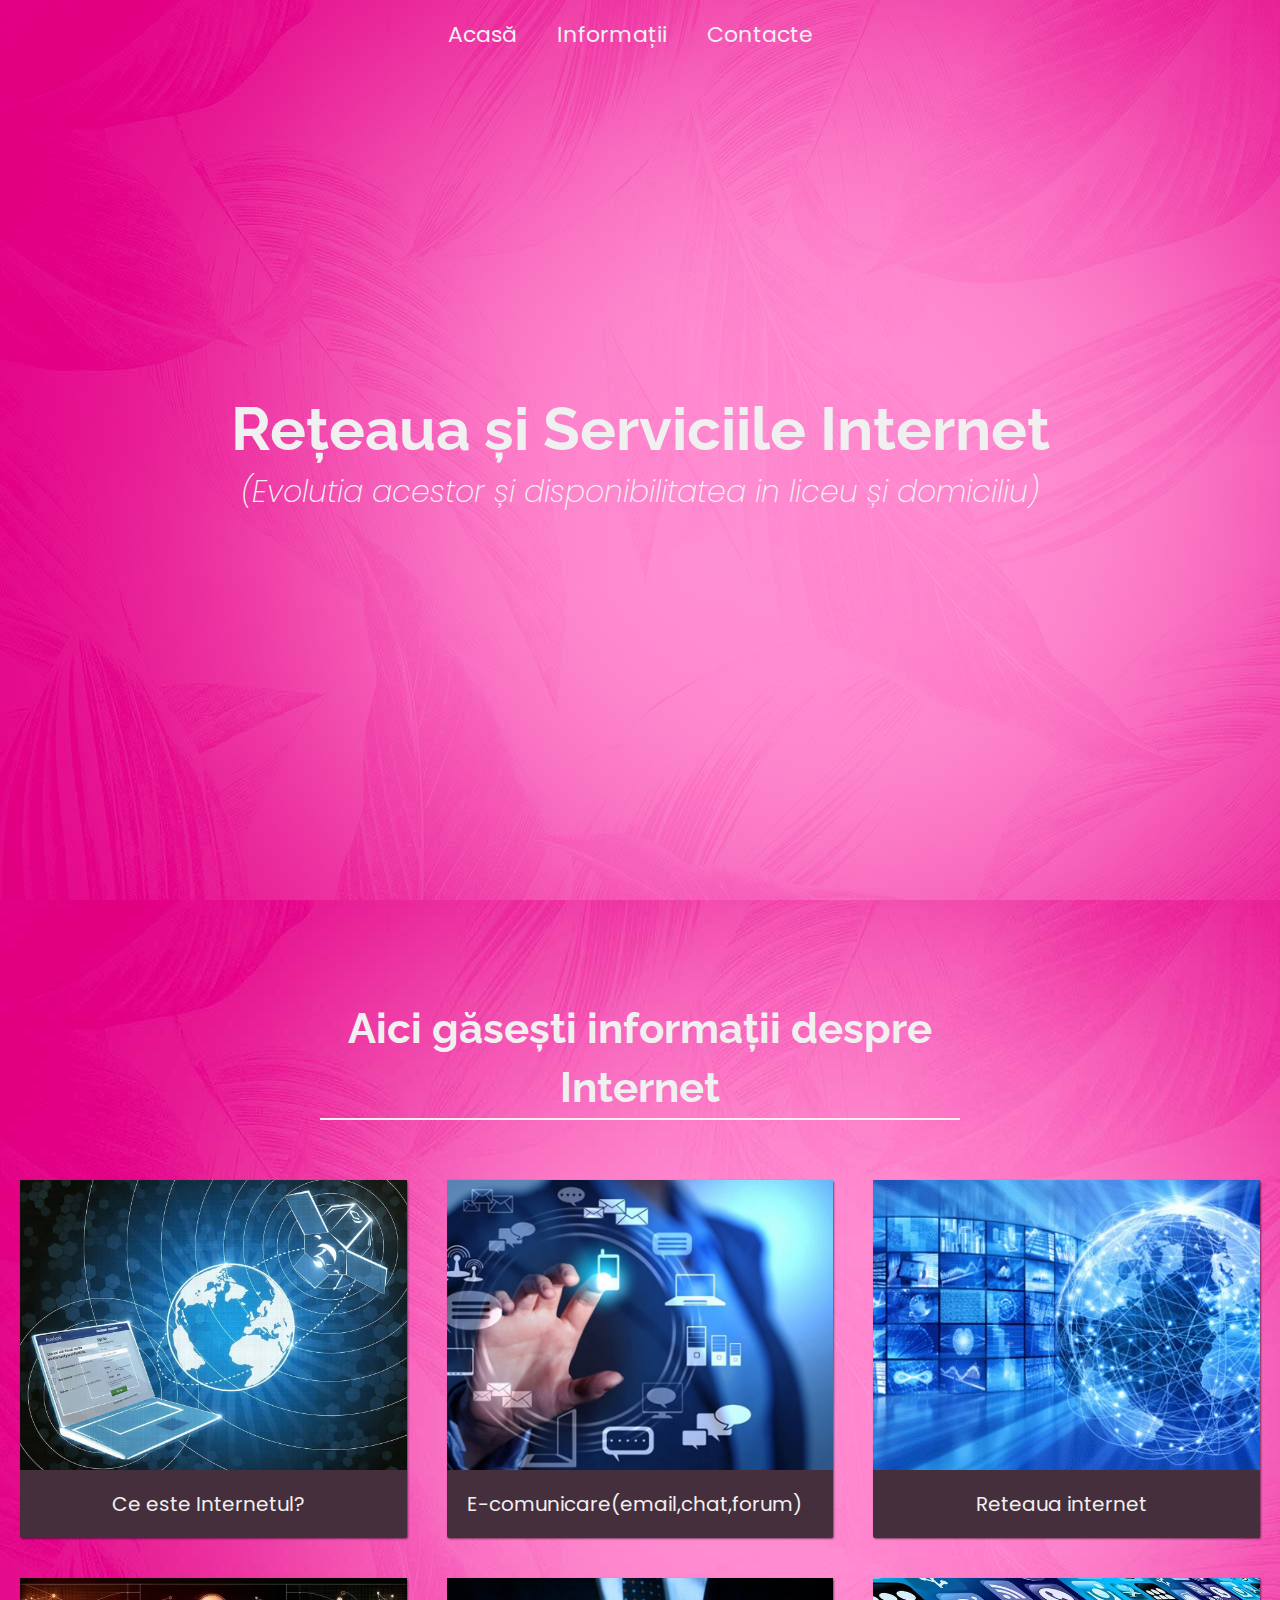
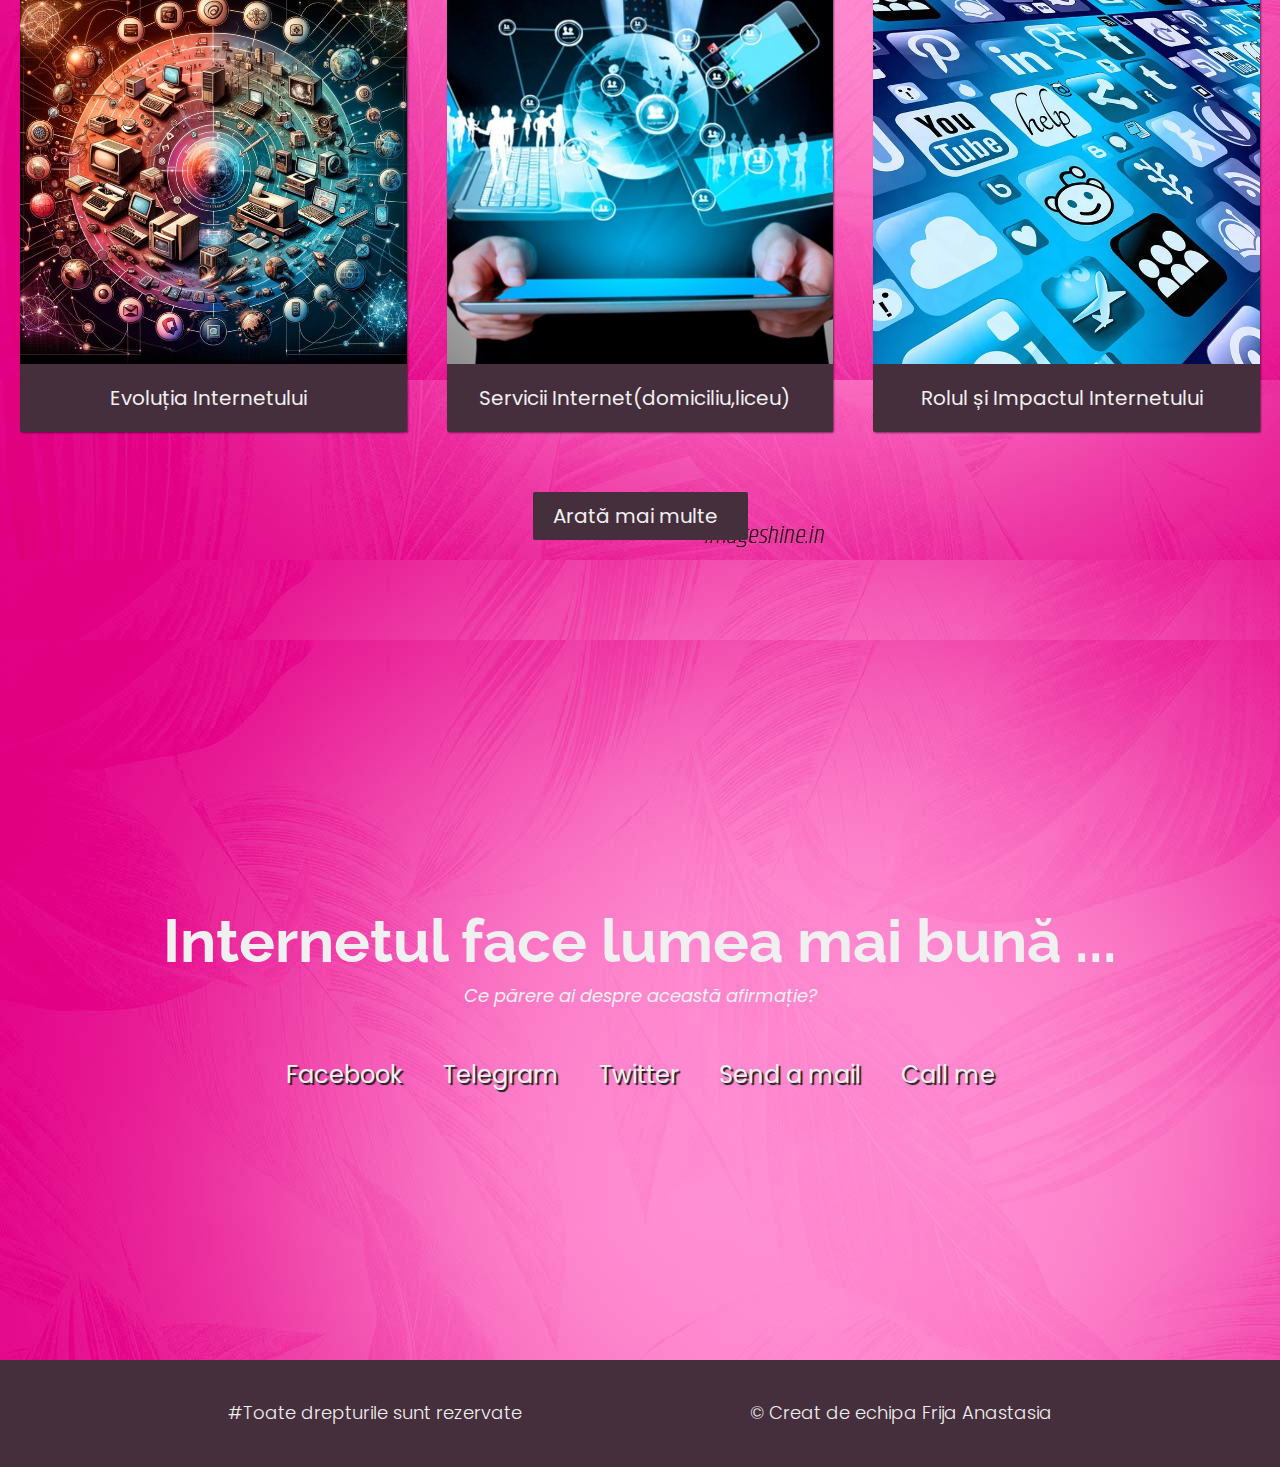
<file: index.html>
<!DOCTYPE html>
<html>
  <head>
    <!-- Legătura către fișierul CSS extern pentru stiluri -->
    <link rel="stylesheet" href="style.css" />
    
    <!-- Legătura către FontAwesome pentru icoane -->
    <link
      rel="stylesheet"
      href="https://use.fontawesome.com/releases/v5.8.2/css/all.css"
      integrity="sha384-oS3vJWv+0UjzBfQzYUhtDYW+Pj2yciDJxpsK1OYPAYjqT085Qq/1cq5FLXAZQ7Ay"
      crossorigin="anonymous"
    />
    
    <!-- Legătura către fonturi Google (Poppins și Raleway) -->
    <link
      href="https://fonts.googleapis.com/css?family=Poppins:200i,300,400&display=swap"
      rel="stylesheet"
    />
    <link
      href="https://fonts.googleapis.com/css?family=Raleway:700&display=swap"
      rel="stylesheet"
    />
    
    <!-- Titlul paginii care apare în tab-ul browserului -->
    <title>Evolutia și Serviciile Internet</title>
    
    <!-- Favicon pentru tab-ul browserului -->
    <link rel="icon" type="image/x-icon" href="faviconf.webp">
  </head>
  <body>
    <!-- START NAV: Meniul de navigare -->
    <nav id="navbar" class="nav">
      <ul class="nav-list">
        <!-- Link către secțiunea "Acasă" -->
        <li>
          <a href="#welcome-section">Acasă</a>
        </li>
        <!-- Link către secțiunea "Informații" -->
        <li>
          <a href="#projects">Informații</a>
        </li>
        <!-- Link către secțiunea "Contacte" -->
        <li>
          <a href="#contact">Contacte</a>
        </li>
      </ul>
    </nav>
    <!-- END NAV -->

    <!-- START WELCOME SECTION: Secțiunea de bun venit -->
    <section id="welcome-section" class="welcome-section">
      <h1>Rețeaua și Serviciile Internet</h1>
      <p>(Evolutia acestor și disponibilitatea in liceu și domiciliu)</p>
    </section>
    <!-- END WELCOME SECTION -->

    <!-- START PROJECTS SECTION: Secțiunea cu proiecte -->
    <section id="projects" class="projects-section">
      <h2 class="projects-section-header">Aici găsești informații despre Internet</h2>

      <div class="projects-grid">
        <!-- Primul proiect despre "Ce este Internetul?" -->
        <a
          href="internet.html"
          target="_blank"
          class="project project-tile"
        >
          <img
            class="project-image"
            src="imagine.jpeg"
            alt="project"
          />
          <p class="project-title">
            <span class="code">&lt;</span>Ce este Internetul?<span class="code">&#47;&gt;</span>
          </p>
        </a>

        <!-- Al doilea proiect despre "E-comunicare" -->
        <a
          href="Comunicare.html"
          target="_blank"
          class="project project-tile"
        >
          <img
            class="project-image"
            src="imagine email2.jpg"
            alt="project"
          />
          <p class="project-title">
            <span class="code">&lt;</span>E-comunicare(email,chat,forum)<span class="code">&#47;&gt;</span>
          </p>
        </a>

        <!-- Al treilea proiect despre "Rețeaua Internet" -->
        <a
          href="reteaua internet.html"
          target="_blank"
          class="project project-tile"
        >
          <img
            class="project-image"
            src="reteaua internet.jpg"
            alt="project"
          />
          <p class="project-title">
            <span class="code">&lt;</span>Reteaua internet<span class="code">&#47;&gt;</span>
          </p>
        </a>

        <!-- Al patrulea proiect despre "Evoluția Internetului" -->
        <a
          href="evolutia internetului.html"
          target="_blank"
          class="project project-tile"
        >
          <img
            class="project-image"
            src="evolution.jpg"
            alt="project"
          />
          <p class="project-title">
            <span class="code">&lt;</span>Evoluția Internetului<span class="code">&#47;&gt;</span>
          </p>
        </a>

        <!-- Al cincilea proiect despre "Servicii Internet" -->
        <a
          href="https://ro.wikipedia.org/wiki/Furnizor_de_servicii_Internet"
          target="_blank"
          class="project project-tile"
        >
          <img
            class="project-image"
            src="servicii internet.jpg"
            alt="project"
          />
          <p class="project-title">
            <span class="code">&lt;</span>Servicii Internet(domiciliu,liceu)<span class="code">&#47;&gt;</span>
          </p>
        </a>

        <!-- Al șaselea proiect despre "Impactul Internetului" -->
        <a
          href="https://www.starnet.md/ro/news/rolul-internetului-in-educatie"
          target="_blank"
          class="project project-tile"
        >
          <img
            class="project-image"
            src="impactu.webp"
            alt="project"
          />
          <p class="project-title">
            <span class="code">&lt;</span>Rolul și Impactul Internetului<span class="code">&#47;&gt;</span>
          </p>
        </a>
      </div>

      <!-- Link pentru a arăta mai multe proiecte -->
      <a
        href="https://tic-grecu.weebly.com/internet.html"
        class="btn btn-show-all"
        target="_blank"
        >Arată mai multe<i class="fas fa-chevron-right"></i></a
      >
    </section>
    <!-- END PROJECTS SECTION -->

    <!-- START CONTACT SECTION: Secțiunea de contact -->
    <section id="contact" class="contact-section">
      <div class="contact-section-header">
        <h2>Internetul face lumea mai bună ...</h2>
        <p>Ce părere ai despre această afirmație?</p>
      </div>

      <!-- Linkuri de contact cu iconițe -->
      <div class="contact-links">
        <a
          href="https://www.facebook.com/anastasia.frija"
          target="_blank"
          class="btn contact-details"
        ><i class="fab fa-facebook-square"></i> Facebook</a>
        <a
          id="profile-link"
          href=""
          target="_blank"
          class="btn contact-details"
        ><i class="fab fa-telegram"></i> Telegram</a>
        <a
          href=""
          target="_blank"
          class="btn contact-details"
        ><i class="fab fa-twitter"></i> Twitter</a>
        <a href="https://mail.google.com/mail/u/0/#sent?compose=CllgCJlFllxtBRBhDcQVsPQHdcscHHqxpNpgljTRZqlqGznQqTNJHWHBqtgFhQZKtPlPgrpSZFg" class="btn contact-details"><i class="fas fa-at"></i> Send a mail</a>
        <a href="tel:555-555-5555" class="btn contact-details"><i class="fas fa-mobile-alt"></i> Call me</a>
      </div>
    </section>
    <!-- END CONTACT SECTION -->

    <!-- START FOOTER SECTION: Secțiunea de footer -->
    <footer>
      <p>
        #Toate drepturile sunt rezervate
      </p>
      <p>
        &copy; Creat de echipa Frija Anastasia
        <a href="https://www.facebook.com/anastasia.frija" target="_blank">
          <i class="fab fa-facebook-square"></i>
        </a>
      </p>
    </footer>
    <!-- END FOOTER SECTION -->
  </body>
</html>
</file>
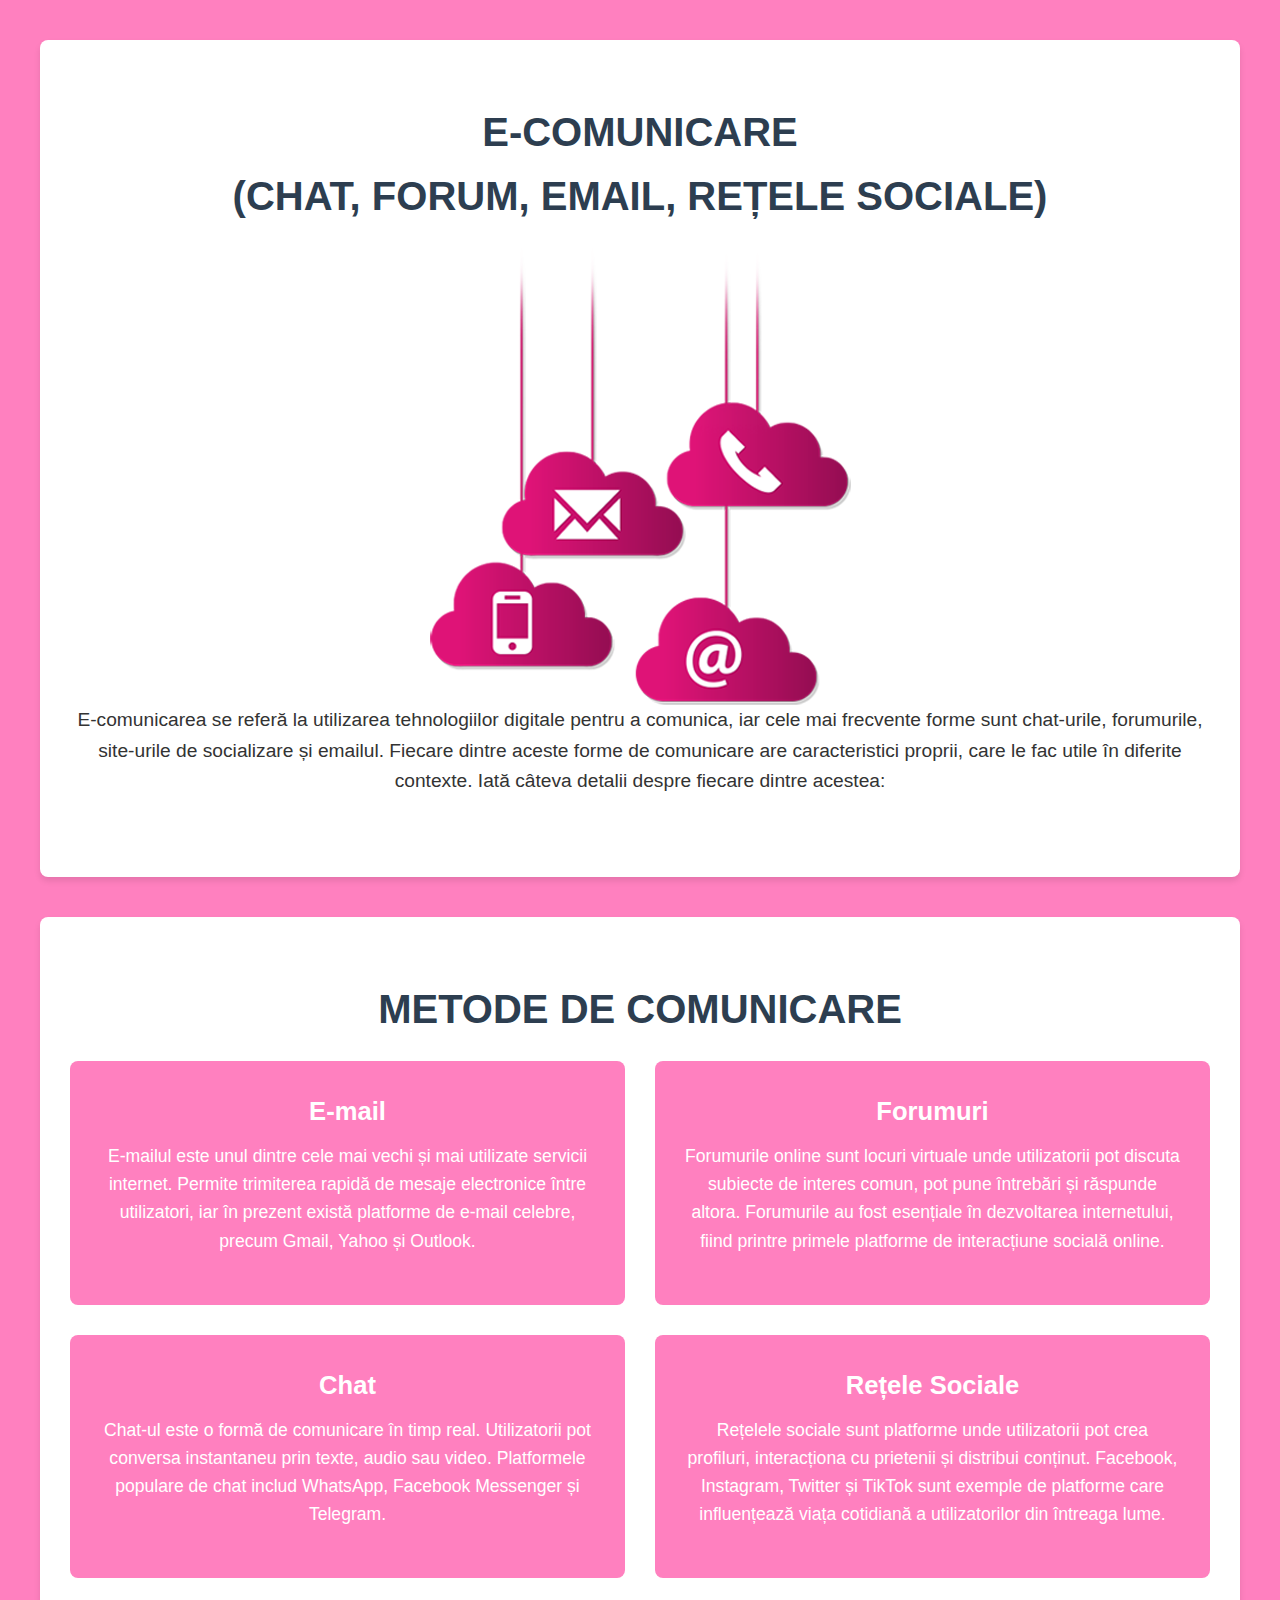
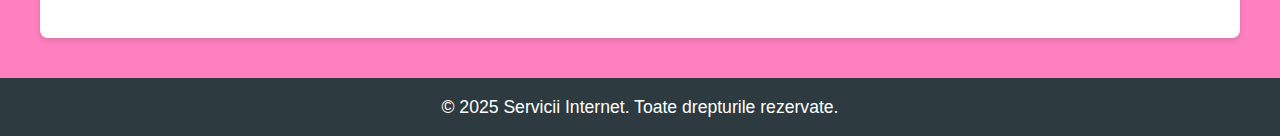
<file: Comunicare.html>
<!DOCTYPE html> <!-- Declarația doctype pentru HTML5 -->
<html lang="en"> <!-- Deschide tag-ul HTML și setează limba la engleză -->

<head>
    <meta charset="UTF-8"> <!-- Setează setul de caractere la UTF-8 (suportă caractere speciale) -->
    <meta name="viewport" content="width=device-width, initial-scale=1.0"> <!-- Permite vizualizarea corectă pe dispozitive mobile -->
    <title>E-Comunicare</title> <!-- Titlul paginii care apare în bara de titlu a browserului -->
    <link rel="stylesheet" href="ecomunicare.css"> <!-- Legătura către fișierul CSS pentru stilizare -->
    <link rel="icon" type="image/x-icon" href="favicon2.avif"> <!-- Setează un favicon (iconița de lângă titlu) -->
</head>

<body> <!-- Deschide corpul paginii -->

    <!-- Secțiunea principală despre rețele și forme de comunicare -->
    <section id="retea">
        <h2>E-Comunicare<br>(chat, forum, email, rețele sociale)</h2> <!-- Titlul secțiunii, cu o linie de separare între cuvinte -->
        
        <img src="contact us.png" alt="Rețea Internet" class="dynamic-img"> <!-- Imaginea care reprezintă rețeaua de comunicare -->
        <p>E-comunicarea se referă la utilizarea tehnologiilor digitale pentru a comunica, iar cele mai frecvente forme
            sunt chat-urile, forumurile, site-urile de socializare și emailul. Fiecare dintre aceste forme de comunicare
            are caracteristici proprii, care le fac utile în diferite contexte. Iată câteva detalii despre fiecare
            dintre acestea:
        </p>
    </section>

    <!-- Secțiunea despre metodele de comunicare, cu o grilă de servicii -->
    <section id="servicii">
        <h2>Metode de Comunicare</h2> <!-- Titlul secțiunii despre metodele de comunicare -->
        <div class="service-grid"> <!-- Containerul pentru grila de servicii -->
            <!-- Fiecare card de serviciu este o diviziune separată -->
            <div class="service"> <!-- Card pentru E-mail -->
                <h3>E-mail</h3> <!-- Titlul serviciului (E-mail) -->
                <p>
                    E-mailul este unul dintre cele mai vechi și mai utilizate servicii internet. Permite trimiterea
                    rapidă de mesaje electronice între utilizatori, iar în prezent există platforme de e-mail celebre,
                    precum Gmail, Yahoo și Outlook.
                </p>
            </div>
            <div class="service"> <!-- Card pentru Forumuri -->
                <h3>Forumuri</h3> <!-- Titlul serviciului (Forumuri) -->
                <p>
                    Forumurile online sunt locuri virtuale unde utilizatorii pot discuta subiecte de interes comun, pot
                    pune întrebări și răspunde altora. Forumurile au fost esențiale în dezvoltarea internetului, fiind
                    printre primele platforme de interacțiune socială online.
                </p>
            </div>
            <div class="service"> <!-- Card pentru Chat -->
                <h3>Chat</h3> <!-- Titlul serviciului (Chat) -->
                <p>
                    Chat-ul este o formă de comunicare în timp real. Utilizatorii pot conversa instantaneu prin texte,
                    audio sau video. Platformele populare de chat includ WhatsApp, Facebook Messenger și Telegram.
                </p>
            </div>
            <div class="service"> <!-- Card pentru Rețele Sociale -->
                <h3>Rețele Sociale</h3> <!-- Titlul serviciului (Rețele Sociale) -->
                <p>
                    Rețelele sociale sunt platforme unde utilizatorii pot crea profiluri, interacționa cu prietenii și
                    distribui conținut. Facebook, Instagram, Twitter și TikTok sunt exemple de platforme care
                    influențează viața cotidiană a utilizatorilor din întreaga lume.
                </p>
            </div>
        </div>
    </section>

    <!-- Footer-ul paginii cu informații despre copyright -->
    <footer>
        <p>
            &copy; 2025 Servicii Internet. Toate drepturile rezervate. <!-- Informații de copyright -->
        </p>
    </footer>

</body> <!-- Închide corpul paginii -->
</html> <!-- Închide documentul HTML -->
</file>
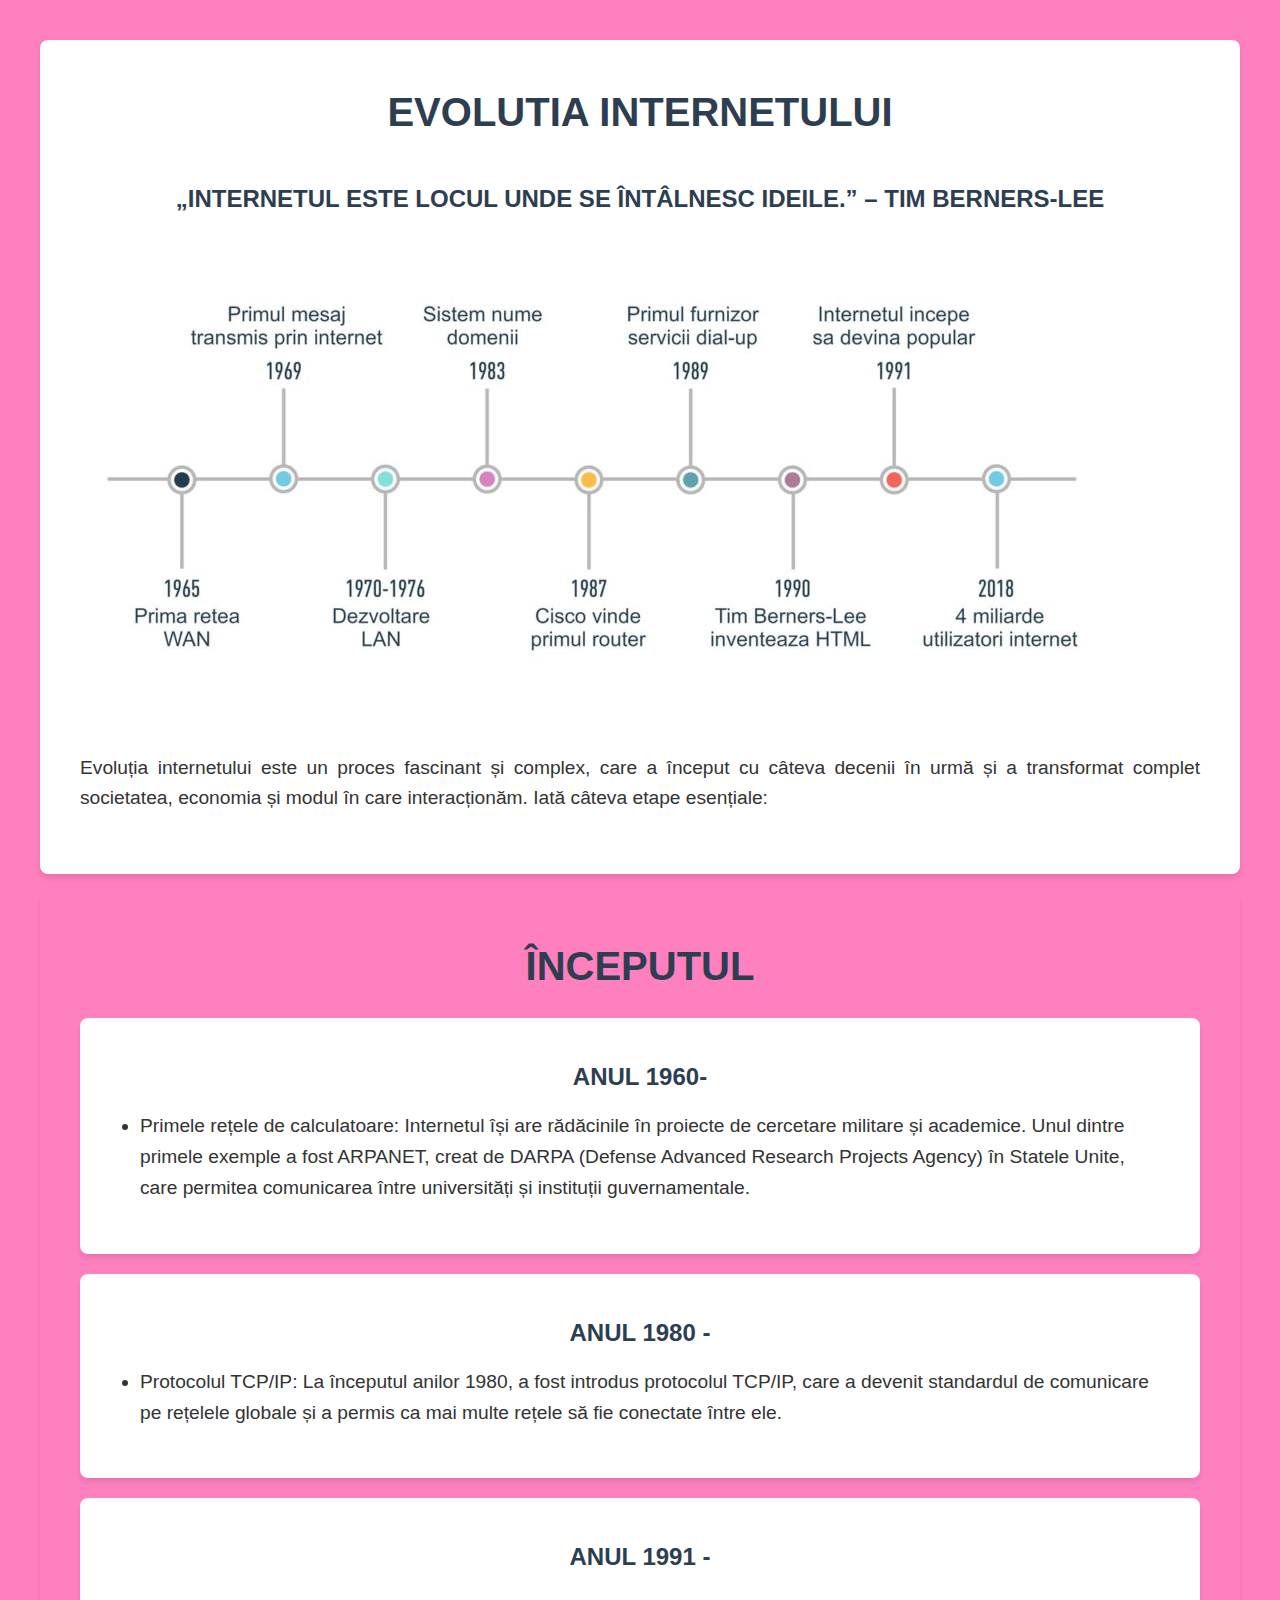
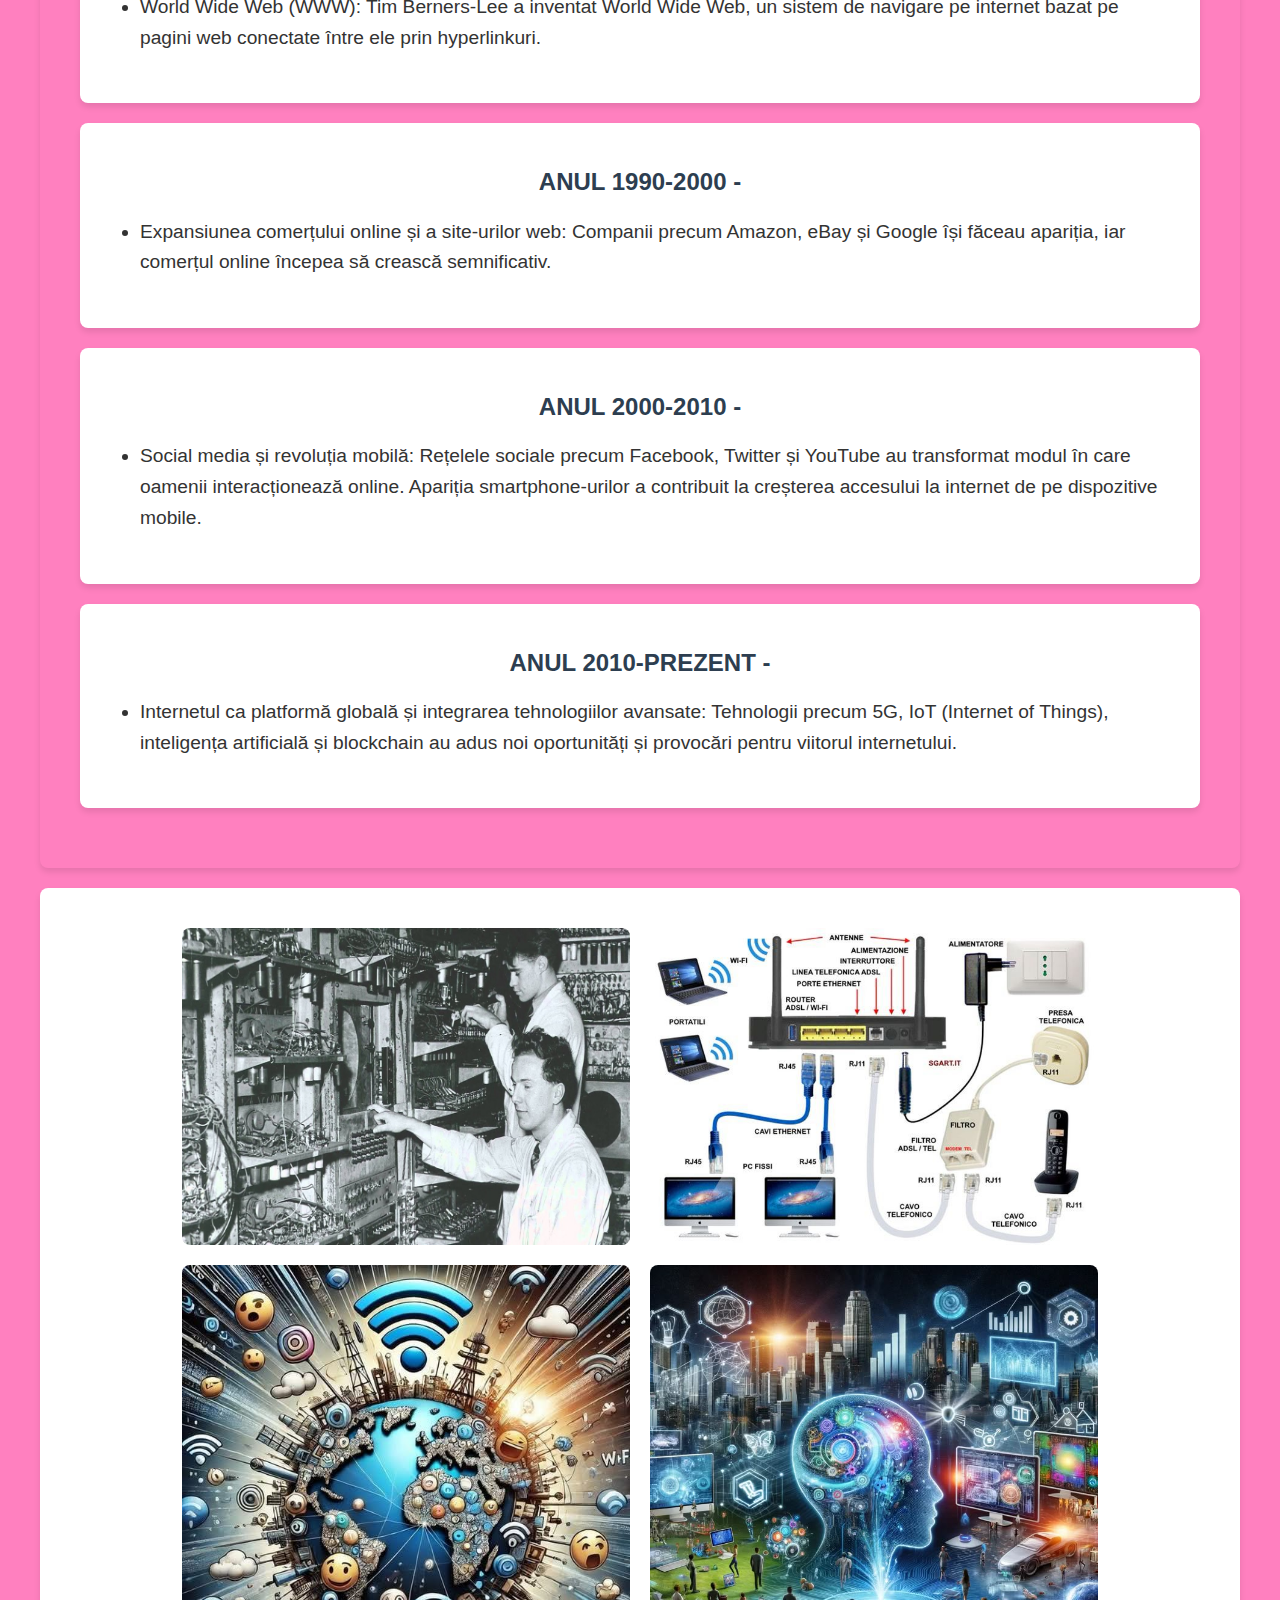
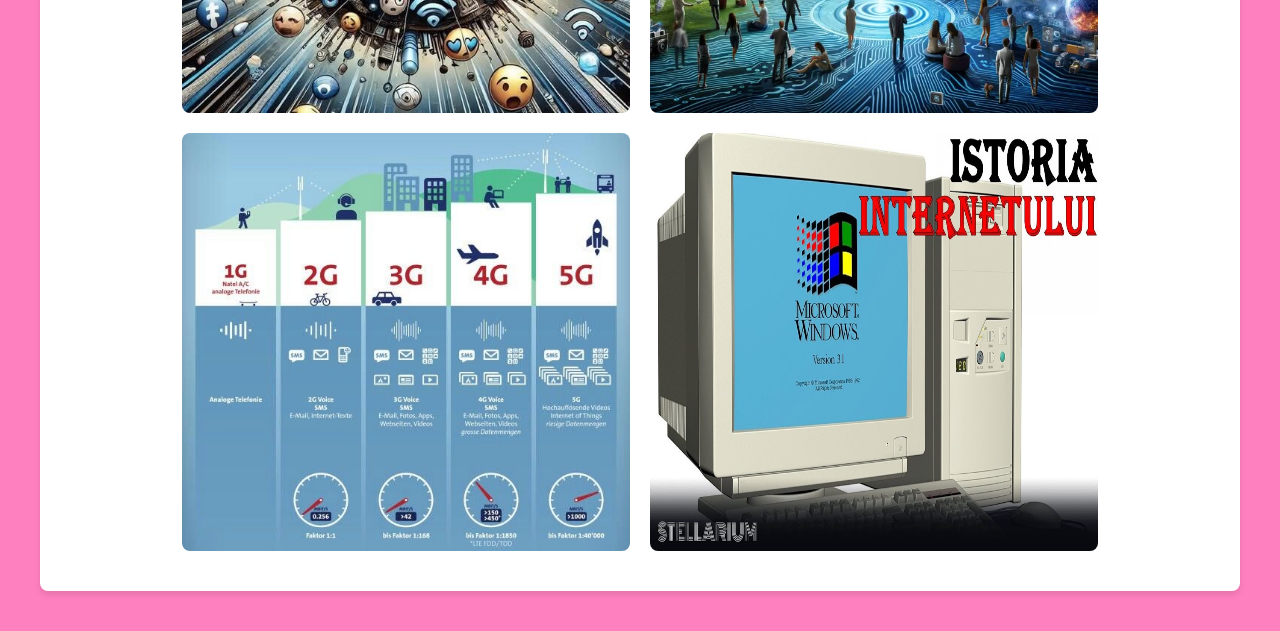
<file: evolutia internetului.html>
<!DOCTYPE html>
<html lang="en">

<head>
    <meta charset="UTF-8">
    <meta name="viewport" content="width=device-width, initial-scale=1.0">
    <title>Evolutia Internetului</title>
    <link rel="stylesheet" href="evolutia internetului.css">
    <link rel="icon" type="image/x-icon" href="favicon2.avif">
</head>

<body>

    <div id="content">
        <section id="retea">
            <h1>Evolutia Internetului</h1><br>
            <h3>„Internetul este locul unde se întâlnesc ideile.” – Tim Berners-Lee</h3>

            
                <!-- Imagine principală centrată și mai mare -->
                <div class="main-img-container">
                    <img src="evol internet.jpg" alt="Rețea Internet" class="main-img">
                </div>
        
            <p>Evoluția internetului este un proces fascinant și complex, care a început cu câteva decenii în urmă și a transformat complet societatea, economia și modul în care interacționăm. Iată câteva etape esențiale:</p>
        </section>

        <section id="evolutie">
            <h1>Începutul</h1>
            <section id="tribute-info">
                <h3 id="headline"><strong>Anul 1960-</strong></h3>
                <ul>
                    <li>Primele rețele de calculatoare: Internetul își are rădăcinile în proiecte de cercetare militare și academice. Unul dintre primele exemple a fost ARPANET, creat de DARPA (Defense Advanced Research Projects Agency) în Statele Unite, care permitea comunicarea între universități și instituții guvernamentale.</li>
                </ul>
            </section>

            <section>
                <h3><strong>Anul 1980 -</strong></h3>
                <ul>
                    <li>Protocolul TCP/IP: La începutul anilor 1980, a fost introdus protocolul TCP/IP, care a devenit standardul de comunicare pe rețelele globale și a permis ca mai multe rețele să fie conectate între ele.</li>
                </ul>
            </section>

            <section>
                <h3><strong>Anul 1991 -</strong></h3>
                <ul>
                    <li>World Wide Web (WWW): Tim Berners-Lee a inventat World Wide Web, un sistem de navigare pe internet bazat pe pagini web conectate între ele prin hyperlinkuri.</li>
                </ul>
            </section>

            <section>
                <h3><strong>Anul 1990-2000 -</strong></h3>
                <ul>
                    <li>Expansiunea comerțului online și a site-urilor web: Companii precum Amazon, eBay și Google își făceau apariția, iar comerțul online începea să crească semnificativ.</li>
                </ul>
            </section>

            <section>
                <h3><strong>Anul 2000-2010 -</strong></h3>
                <ul>
                    <li>Social media și revoluția mobilă: Rețelele sociale precum Facebook, Twitter și YouTube au transformat modul în care oamenii interacționează online. Apariția smartphone-urilor a contribuit la creșterea accesului la internet de pe dispozitive mobile.</li>
                </ul>
            </section>

            <section>
                <h3><strong>Anul 2010-prezent -</strong></h3>
                <ul>
                    <li>Internetul ca platformă globală și integrarea tehnologiilor avansate: Tehnologii precum 5G, IoT (Internet of Things), inteligența artificială și blockchain au adus noi oportunități și provocări pentru viitorul internetului.</li>
                </ul>
            </section>
        </section>

           
<section id="retea">
            <div class="container">
              
    
           
                <img src="evol intern.jpg" alt="evo" class="dynamic-img">
                <img src="routers.jpg" alt="evo" class="dynamic-img">
               <img src="evol2.jpg" alt="evo" class="dynamic-img">
               <img src="evol3.jpg" alt="evo" class="dynamic-img">
               <img src="5G.jpg" alt="evo" class="dynamic-img">
                 <img src="ist.internet.jpg" alt="evo" class="dynamic-img">
            </div>
        </section>
    </div>
    
</body>

</html>
</file>
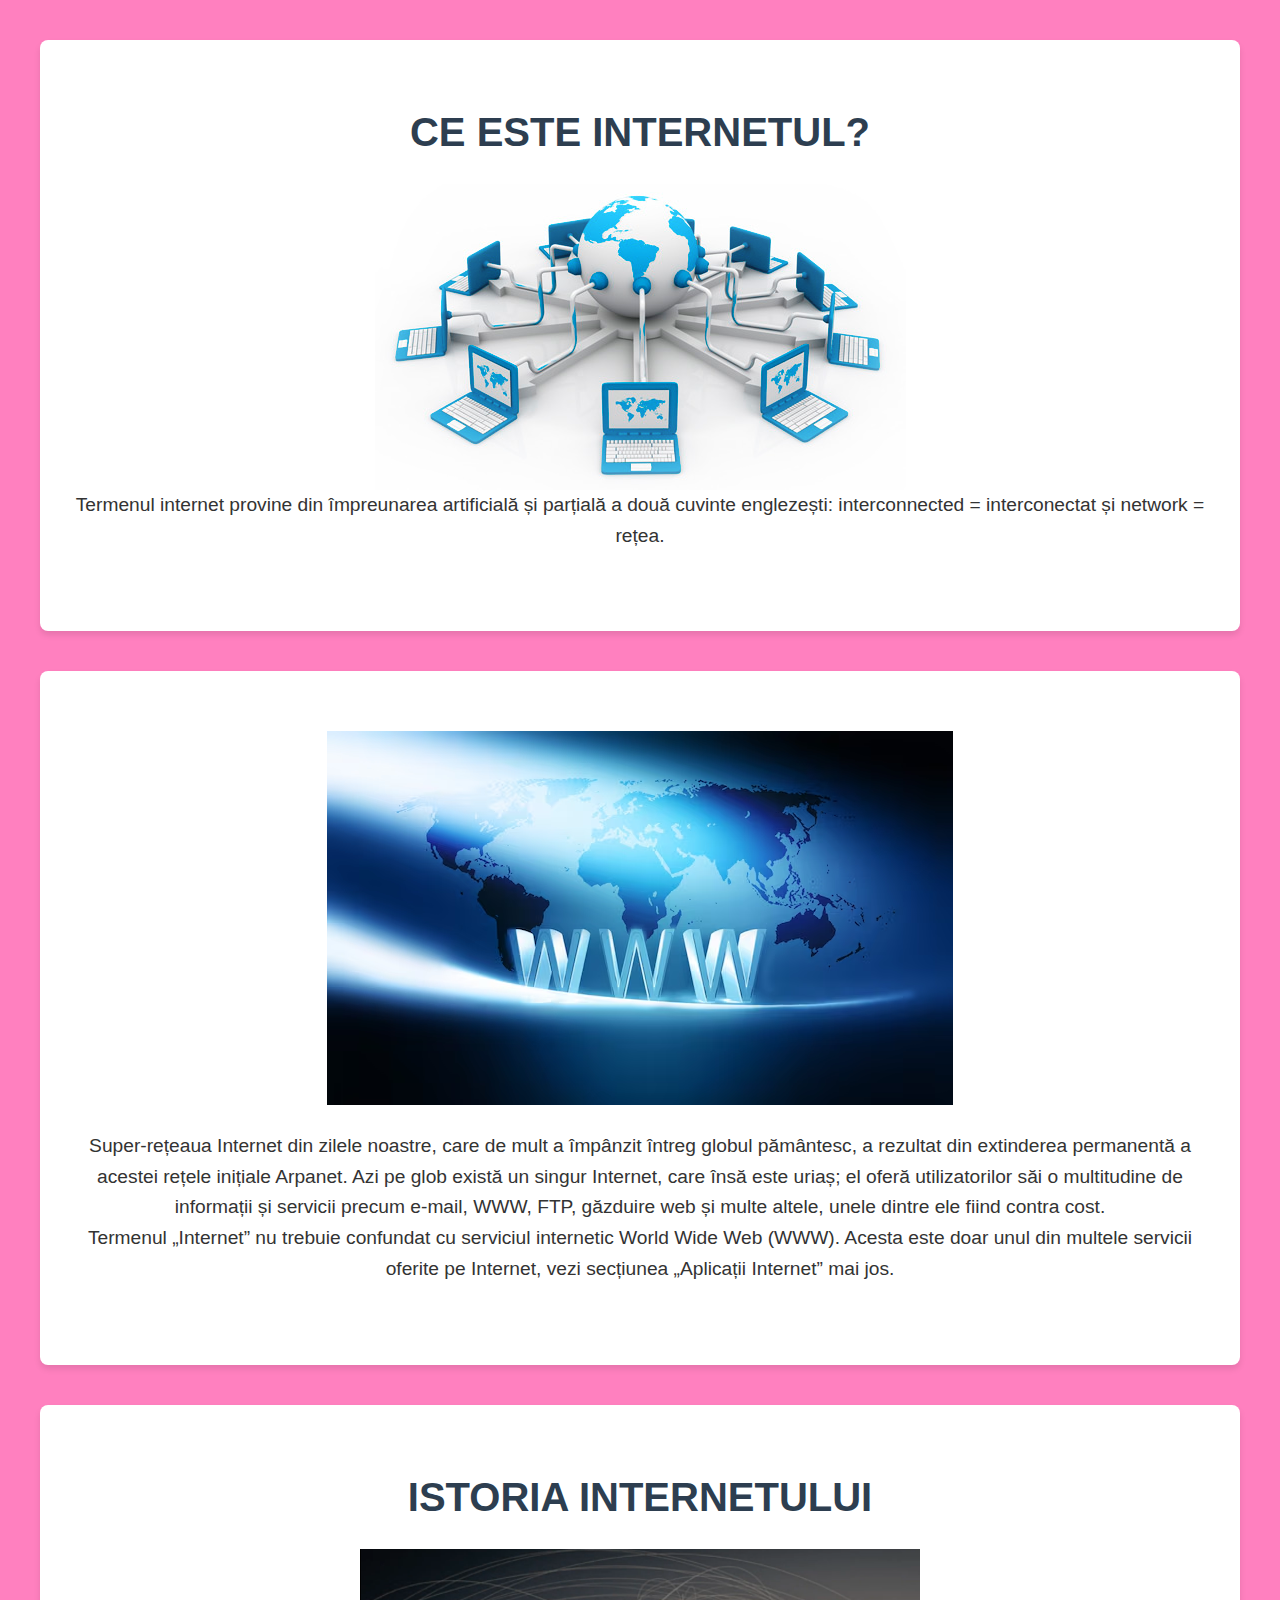
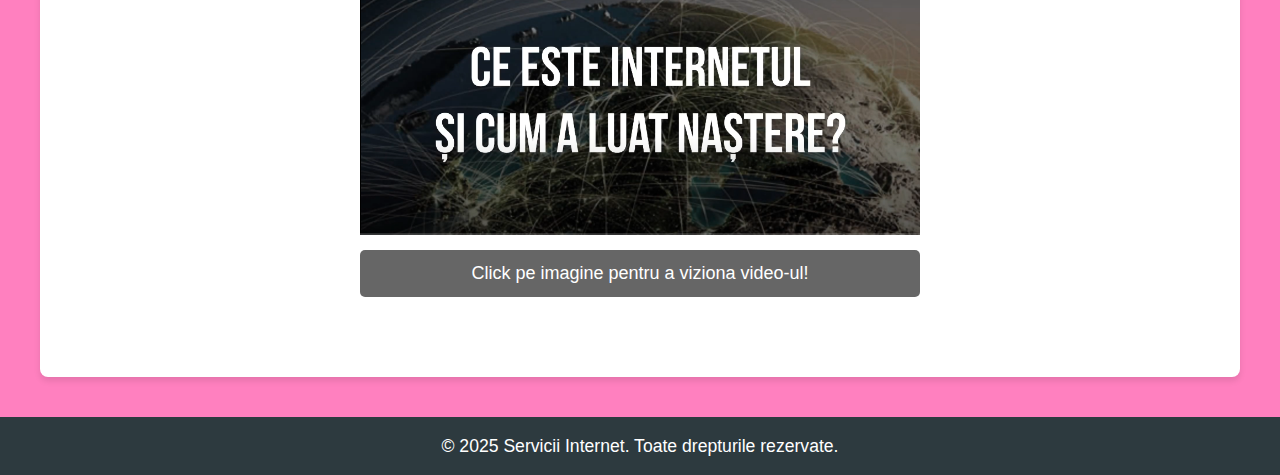
<file: internet.html>
<!DOCTYPE html>
<html lang="en">

<head>
    <!-- Setul de caractere utilizat pentru a suporta diacritice și alte simboluri speciale -->
    <meta charset="UTF-8">
    <!-- Setarea pentru a face pagina responsive pe dispozitive mobile -->
    <meta name="viewport" content="width=device-width, initial-scale=1.0">
    <title>Serviciul Internet</title>
    <!-- Legătura către fișierul CSS extern pentru stilizare -->
    <link rel="stylesheet" href="internet.css">
    <!-- Adăugarea unei pictograme pentru pagina web (favicon)(iconita de langa titlu) -->
    <link rel="icon" type="image/x-icon" href="favicon2.avif">
</head>

<body>
    <!-- Secțiunea care explică ce este Internetul -->
    <section id="retea">
        <h2>Ce este Internetul?</h2>
        <!-- Imagine ilustrativă despre Internet -->
        <img src="pngkyii.png" alt="Rețea de Internet"/>
        <p>
            Termenul internet provine din împreunarea artificială și parțială a două cuvinte englezești: 
            interconnected = interconectat și network = rețea.
        </p>
    </section>

    <!-- Secțiunea care oferă detalii despre rețeaua globală Internet -->
    <section>
        <!-- Imagine de fundal pentru a face secțiunea mai atractivă vizual -->
        <img src="modern-internet-concept-background_476363-5284.avif" 
             alt="Rețea Internet" 
             class="dynamic-img">
        <br>
        <p>
            Super-rețeaua Internet din zilele noastre, care de mult a împânzit întreg globul pământesc, 
            a rezultat din extinderea permanentă a acestei rețele inițiale Arpanet. Azi pe glob există un 
            singur Internet, care însă este uriaș; el oferă utilizatorilor săi o multitudine de informații 
            și servicii precum e-mail, WWW, FTP, găzduire web și multe altele, unele dintre ele fiind contra cost.
            <br>
            Termenul „Internet” nu trebuie confundat cu serviciul internetic World Wide Web (WWW). Acesta este 
            doar unul din multele servicii oferite pe Internet, vezi secțiunea „Aplicații Internet” mai jos.
        </p>
    </section>

    <!-- Secțiunea care prezintă istoria Internetului -->
    <section id="internet">
        <h2>Istoria Internetului</h2>
        <!-- Container pentru un video explicativ despre istoria Internetului -->
        <div class="video-container">
            <!-- Link către un video YouTube cu thumbnail și buton de play suprapus -->
            <a href="https://www.youtube.com/watch?v=-3FG75jlfjg" target="_blank">
                <img src="int.png" alt="Video Thumbnail" class="thumbnail">
                <div class="play-button">▶</div>
            </a>
            <!-- Descriere pentru video -->
            <p class="video-description">Click pe imagine pentru a viziona video-ul!</p>
        </div>
    </section>

    <!-- Secțiunea footer, unde se afișează drepturile de autor -->
    <footer>
        <p>
            &copy; 2025 Servicii Internet. Toate drepturile rezervate.
        </p>
    </footer>
</body>
</html>
</file>
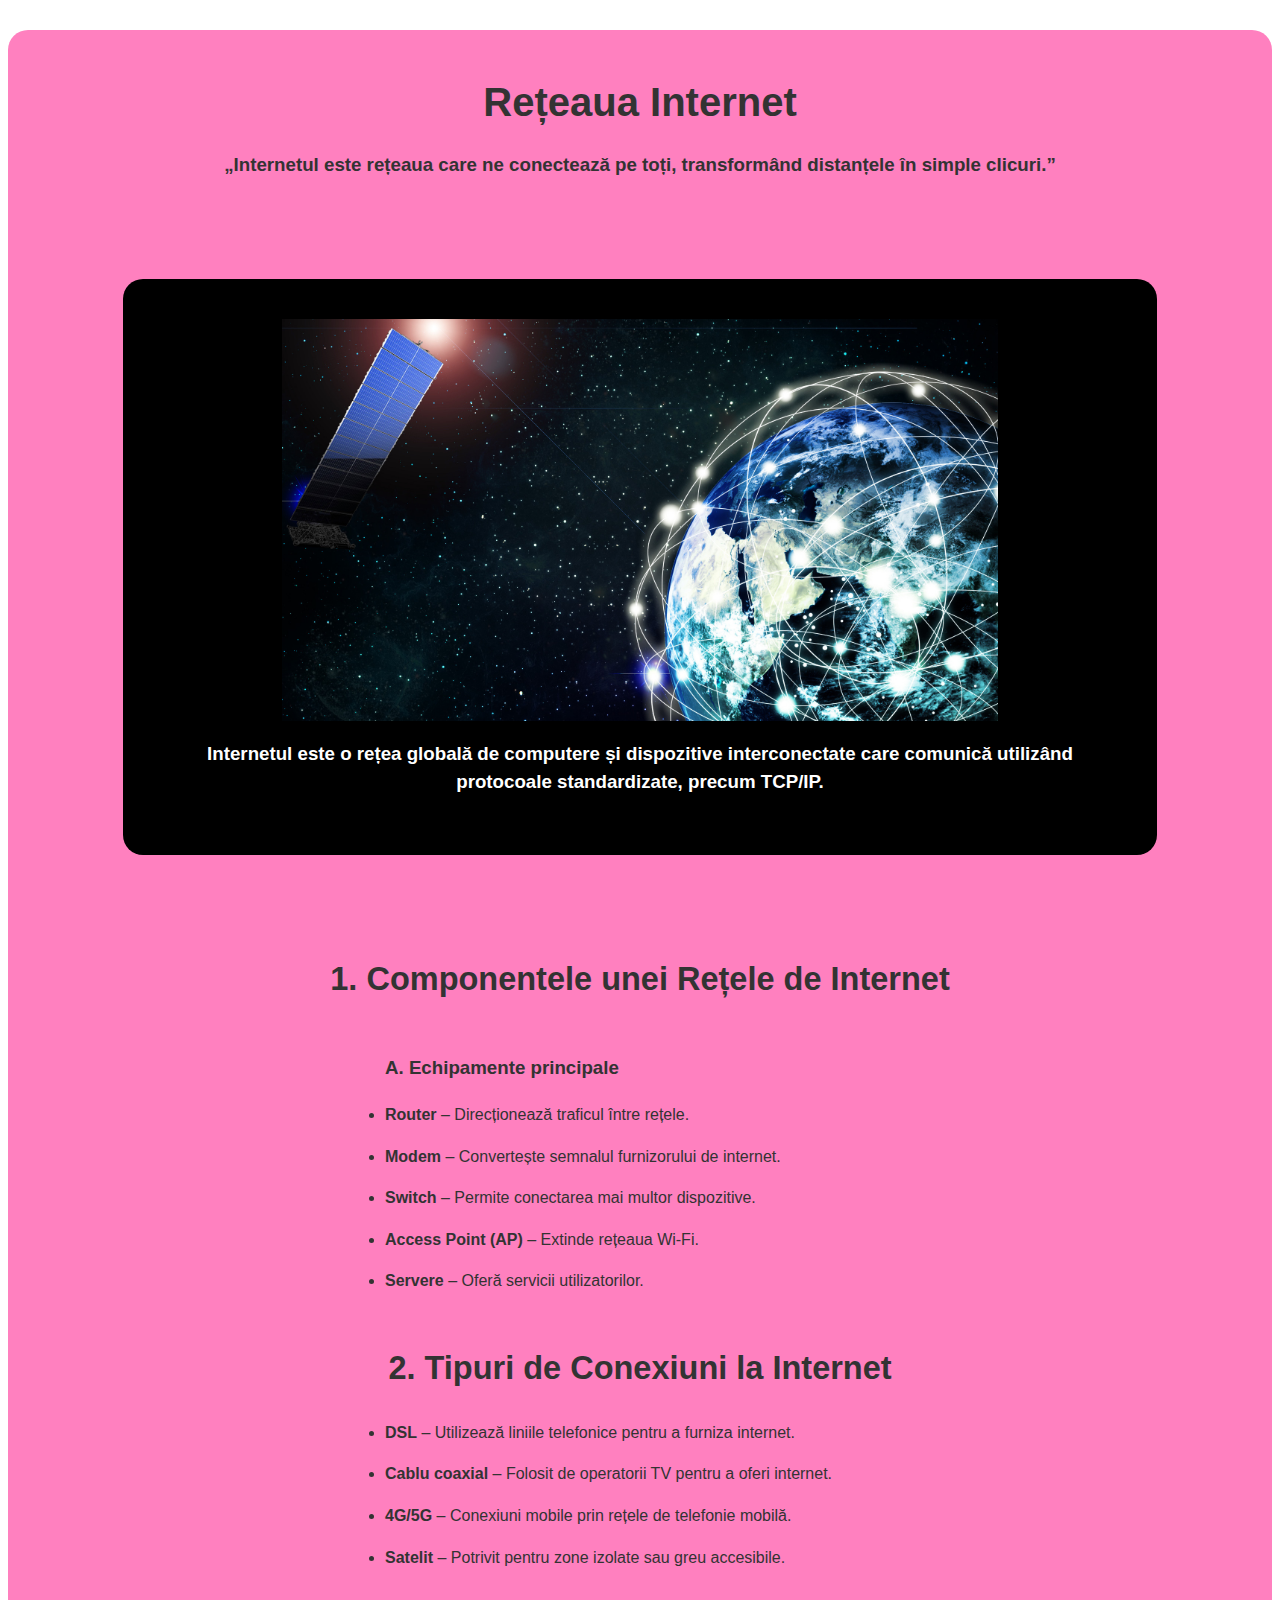
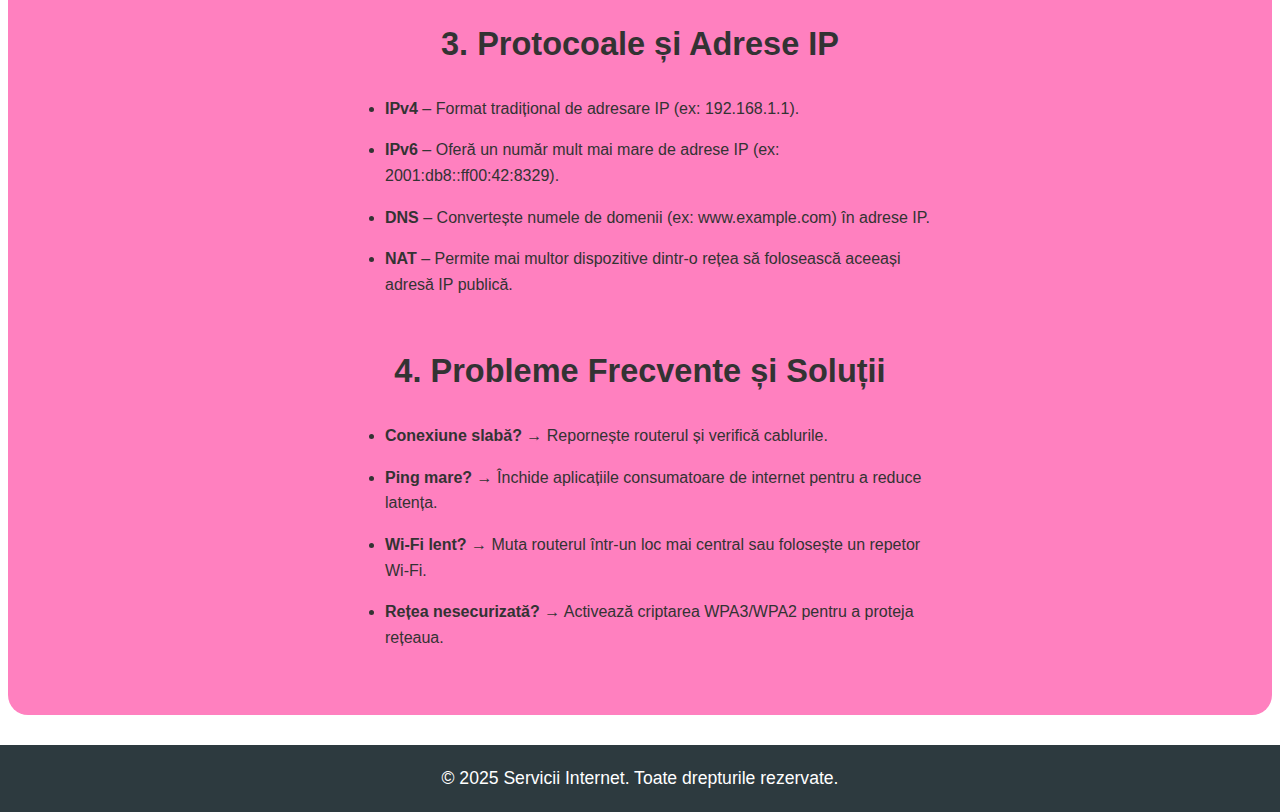
<file: reteaua internet.html>
<!DOCTYPE html>
<html lang="en">

<head>
    <meta charset="UTF-8"> <!-- Setează codarea caracterelor la UTF-8 pentru a accepta orice simboluri speciale -->
    <meta name="viewport" content="width=device-width, initial-scale=1.0"> <!-- Asigură un design responsive pe dispozitive mobile -->
    <title>Reteaua Internet</title> <!-- Titlul paginii care apare în tab-ul browserului -->
    
    <!-- Link către fișierul CSS. Verifică numele fișierului, deoarece conține un spațiu, ceea ce poate cauza probleme. -->
    <link rel="stylesheet" href="reteau internet .css"> <!-- Fișierul CSS pentru stilizarea paginii -->
    
    <!-- Icon pentru favicon (mica iconiță care apare pe tab-ul browserului) -->
    <link rel="icon" type="image/png" href="faviconf.webp"> <!-- Iconița din tab-ul browserului -->
</head>

<body>
    <main id="main">
        <!-- Titlu principal al paginii -->
        <h1 id="title">Rețeaua Internet</h1> 
        <!-- Subtitlu care conține o citat despre internet -->
        <h3>„Internetul este rețeaua care ne conectează pe toți, transformând distanțele în simple clicuri.”</h3>
    
        <section>
            <!-- Secțiune care conține o imagine și un text descriptiv despre internet -->
            <figure id="img-div">
                <!-- Imaginea ar trebui să fie în același folder sau să aibă o cale corectă -->
                <img id="image" src="reteaua internet 23.jpg" alt="Reteaua internet" /> <!-- Imaginea despre rețeaua de internet -->
                <h3>Internetul este o rețea globală de computere și dispozitive interconectate care comunică utilizând protocoale standardizate, precum TCP/IP.</h3>
            </figure>
        </section>
    
        <section id="tribute-info">
            <!-- Secțiune care descrie componentele rețelei de internet -->
            <h2 id="headline">1. Componentele unei Rețele de Internet</h2>
            <ul>
                <h3>A. Echipamente principale</h3>
                <!-- Listă cu echipamentele de bază ale unei rețele -->
                <li><strong>Router</strong> – Direcționează traficul între rețele.</li>
                <li><strong>Modem</strong> – Convertește semnalul furnizorului de internet.</li>
                <li><strong>Switch</strong> – Permite conectarea mai multor dispozitive.</li>
                <li><strong>Access Point (AP)</strong> – Extinde rețeaua Wi-Fi.</li>
                <li><strong>Servere</strong> – Oferă servicii utilizatorilor.</li>
            </ul>
        </section>
    
        <section>
            <!-- Secțiune cu tipuri de conexiuni la internet -->
            <h2>2. Tipuri de Conexiuni la Internet</h2>
            <ul>
                <li><strong>DSL</strong> – Utilizează liniile telefonice pentru a furniza internet.</li>
                <li><strong>Cablu coaxial</strong> – Folosit de operatorii TV pentru a oferi internet.</li>
                <li><strong>4G/5G</strong> – Conexiuni mobile prin rețele de telefonie mobilă.</li>
                <li><strong>Satelit</strong> – Potrivit pentru zone izolate sau greu accesibile.</li>
            </ul>
        </section>
    
        <section>
            <!-- Secțiune care explică protocoalele și adresele IP -->
            <h2>3. Protocoale și Adrese IP</h2>
            <ul>
                <li><strong>IPv4</strong> – Format tradițional de adresare IP (ex: 192.168.1.1).</li>
                <li><strong>IPv6</strong> – Oferă un număr mult mai mare de adrese IP (ex: 2001:db8::ff00:42:8329).</li>
                <li><strong>DNS</strong> – Convertește numele de domenii (ex: www.example.com) în adrese IP.</li>
                <li><strong>NAT</strong> – Permite mai multor dispozitive dintr-o rețea să folosească aceeași adresă IP publică.</li>
            </ul>
        </section>
    
        <section>
            <!-- Secțiune care oferă soluții pentru probleme frecvente de conexiune -->
            <h2>4. Probleme Frecvente și Soluții</h2>
            <ul>
                <li><strong>Conexiune slabă?</strong> → Repornește routerul și verifică cablurile.</li>
                <li><strong>Ping mare?</strong> → Închide aplicațiile consumatoare de internet pentru a reduce latența.</li>
                <li><strong>Wi-Fi lent?</strong> → Muta routerul într-un loc mai central sau folosește un repetor Wi-Fi.</li>
                <li><strong>Rețea nesecurizată?</strong> → Activează criptarea WPA3/WPA2 pentru a proteja rețeaua.</li>
            </ul>
        </section>
    </main>
    
    <footer>
        <!-- Secțiune footer cu copyright și drepturi de autor -->
        <p>&copy; 2025 Servicii Internet. Toate drepturile rezervate.</p>
    </footer>
    
</body>
</html>
</file>
<file: reteau internet .css>
/* Setăm dimensiunea fontului de bază la 10px pentru a ușura calculul dimensiunilor în rem */
html {
  font-size: 10px; /* 1rem = 10px, 1.5rem = 15px, 2rem = 20px, etc. */
}

/* Stiluri pentru corpul paginii */
body {
  /* Fonturi native pentru sistemul de operare */
  font-family: -apple-system, BlinkMacSystemFont, 'Segoe UI', 'Roboto', 
    'Helvetica Neue', Arial, sans-serif;
  font-size: 1.6rem; /* Dimensiunea textului principal este de 16px (1.6rem) */
  line-height: 1.5; /* Între spațiile dintre linii pentru o citire ușoară */
  text-align: center; /* Aliniere centrală a textului */
  color: #333; /* Culoare text standard - gri închis */
  margin: 0; /* Eliminăm marginile implicite ale corpului */
}

/* Stiluri pentru titlul h1 */
h1 {
  font-size: 4rem; /* Titlul principal va avea dimensiunea de 40px */
  margin-bottom: 0; /* Eliminăm marginea de jos */
}

/* Media query pentru ecrane mici (maxim 460px lățime), schimbă dimensiunea fontului pentru h1 */
@media (max-width: 460px) {
  h1 {
      font-size: 3.5rem; /* Redu dimensiunea fontului pentru ecrane mici */
      line-height: 1.2; /* Reducem linia de înălțime pentru mai multă compunere */
  }
}

/* Stiluri pentru titlurile h2 */
h2 {
  font-size: 3.25rem; /* Titlurile de nivel 2 vor avea dimensiunea de 32.5px */
}

/* Stiluri pentru linkuri */
a {
  color: #477ca7; /* Culoare linkurilor în mod normal */
}

/* Stiluri pentru linkuri vizitate */
a:visited {
  color: #74638f; /* Culoare linkurilor vizitate */
}

/* Stiluri pentru secțiunea principală a paginii */
#main {
  margin: 30px 8px; /* Margini pentru spațiu în jurul secțiunii */
  padding: 15px; /* Padding intern pentru conținut */
  border-radius: 20px; /* Colțuri rotunjite */
  background: rgb(255, 128, 191); /* Fundal roz deschis */
}

/* Media query pentru ecrane mici (maxim 460px lățime), elimină marginile din secțiunea principală */
@media (max-width: 460px) {
  #main {
      margin: 0; /* Eliminăm marginile pe ecrane mici */
  }
}

/* Stiluri pentru imagini */
img {
  max-width: 75%; /* Imaginile vor avea o lățime maximă de 75% din containerul lor */
  display: block; /* Asigurăm că imaginea este un bloc de tipul block-level */
  height: auto; /* Înălțimea va fi ajustată proporțional */
  margin: 0 auto; /* Centrarea imaginii în container */
}

/* Stiluri pentru div-ul care conține imaginea */
#img-div {
  background: black; /* Fundal negru pentru div-ul cu imagine */
  padding: 40px; /* Padding în jurul imaginii */
  margin: 100px; /* Margini exterioare pentru distanțare față de alte elemente */
  border-radius: 20px; /* Colțuri rotunjite pentru div */
}

/* Stiluri pentru textul descriptiv de sub imagine */
#img-div h3 {
  color: white; /* Culoare albă pentru textul din cadrul div-ului cu imagine */
}

/* Stiluri pentru legenda imaginii (să presupunem că va fi folosit un element pentru caption) */
#img-caption {
  margin: 5px 0 5px 0; /* Margini pentru caption */
}

/* Media query pentru ecrane mici (maxim 460px lățime), ajustăm dimensiunea fontului pentru legenda imaginii */
@media (max-width: 460px) {
  #img-caption {
      font-size: 1.4rem; /* Dimensiune font mai mică pentru ecrane mici */
  }
}

/* Stiluri pentru titlurile de nivel 2 (headline) */
#headline {
  margin: 50px 0; /* Margini sus și jos pentru a adăuga spațiu */
  text-align: center; /* Centrarea titlului */
}

/* Stiluri pentru lista de itemi */
ul {
  max-width: 550px; /* Lățime maximă de 550px pentru a nu depăși o lățime rezonabilă */
  margin: 0 auto 50px auto; /* Centrarea listei și distanțarea de jos */
  text-align: left; /* Alinierea textului la stânga */
  line-height: 1.6; /* Mai mult spațiu între linii pentru lizibilitate */
}

/* Stiluri pentru fiecare element din listă */
li {
  margin: 16px 0; /* Margini sus și jos pentru fiecare element din listă */
}

/* Stiluri pentru blocurile de citate */
blockquote {
  font-style: italic; /* Stil de font italic */
  max-width: 545px; /* Lățimea maximă a blocului de citat */
  margin: 0 auto 50px auto; /* Centrarea citatului și distanțarea de jos */
  text-align: left; /* Alinierea textului la stânga */
}

/* Stiluri pentru footer (subsolul paginii) */
footer {
  position: initial; /* Poziționare normală, fără a fi fixat */
  bottom: 0; /* Fixăm footerul la baza paginii */
  left: 0; /* Aliniem footerul la marginea din stânga */
  width: 100%; /* Lățime completă a paginii */
  background-color: #2d3a3f; /* Fundal închis pentru footer */
  color: white; /* Culoare albă pentru textul din footer */
  padding: 20px 0; /* Padding pentru a crea spațiu în interiorul footer-ului */
  text-align: center; /* Centrarea textului */
  font-size: 1.1em; /* Dimensiune font ușor mai mare */
}

/* Stiluri pentru paragraf în footer */
footer p {
  margin: 0; /* Eliminăm marginile pentru paragrafele din footer */
}
</file>
<file: style.css>
:root {
  --main-white: #f0f0f0;
  --main-pink: #be3183;
  --main-blue: #45567d;
  --main-gray: #462f3c;
}

/* Base reset */
* {
  margin: 0;
  padding: 0;
  
}


*,
*::before,
*::after {
  box-sizing: inherit;
}

html {
  box-sizing: border-box;
  background-image: url(pinkflowers.jpg);

  font-size: 62.5%;
  scroll-behavior: smooth;
}




@media (max-width: 75em) {
  html {
    font-size: 60%;
  }
}


@media (max-width: 61.25em) {
  html {
    font-size: 58%;
  }
}

/* 460px / 16px = 28.75em */
@media (max-width: 28.75em) {
  html {
    font-size: 55%;
  }
}

/* Base styles */

body {
  font-family: 'Poppins', sans-serif;
  font-size: 1.8rem; /* 18px */
  font-weight: 400;
  line-height: 1.4;
  color: var(--main-white);
 
   /* Înlocuiește cu calea imaginii */
  background-size: cover; /* Acoperă întreaga pagină */
  background-position: center; /* Centrează imaginea */
  background-repeat: no-repeat; /* Fără repetare */
  height: 100vh
  
}

h1,
h2 {
  font-family: 'Raleway', sans-serif;
  font-weight: 700;
  text-align: center;
}

h1 {
  font-size: 6rem;
}

h2 {
  font-size: 4.2rem;
}

ul {
  list-style: none;
}

a {
  text-decoration: none;
  color: var(--main-white);
}

img {
  display: block;
  width: 100%;
  background-image: url(pinkflowers.jpg);
}

/* nav */

.nav {
  display: flex;
  justify-content:center;
  position:absolute;
  top: 0;
  left: 0;
  width: 100%;
 /* background: var(--main-pink);*/
  z-index: 10;
}

.nav-list {
  display: flex;
  margin-right: 2rem;
}

@media (max-width: 28.75em) {
  .nav {
    justify-content: center;
  }

  .nav-list {
    margin: 0 1rem;
  }
}

.nav-list a {
  display: block;
  font-size: 2.2rem;
  padding: 2rem;
}

.nav-list a:hover {
  background: var(--main-pink);
}

/* Welcome section */

.welcome-section {
  display: flex;
  flex-direction: column;
  justify-content: center;
  align-items: center;
  width: 100%;
  height: 100vh;
  background-image: url(pinkflowers.jpg);
  background-repeat:no-repeat;
 
}

.welcome-section > p {
  font-size: 3rem;
  font-weight: 200;
  font-style: italic;
  color: var(--main-red);
}

/* Projects section */

.projects-section {
  text-align: center;
  padding: 10rem 2rem;
 /* background: var(--main-pink);*/
 background-image: url(pinkflowers.jpg);
  background-repeat: no-repeat;


 
}

.projects-section-header {
  max-width: 640px;
  margin: 0 auto 6rem auto;
  border-bottom: 0.2rem solid var(--main-white);
}

@media (max-width: 28.75em) {
  .projects-section-header {
    font-size: 4rem;
  }
}

/* "Automagic" image grid using no media queries */
.projects-grid {
  display: grid;
  grid-template-columns: repeat(auto-fit, minmax(320px, 1fr));
  grid-gap: 4rem;
  width: 100%;
  max-width: 1280px;
  margin: 0 auto;
  margin-bottom: 6rem;
}

@media (max-width: 30.625em) {
  .projects-section {
    padding: 6rem 1rem;
  }

  .projects-grid {
    grid-template-columns: 1fr;
  }
}

.project {
  background: var(--main-gray);
  box-shadow: 1px 1px 2px rgba(0, 0, 0, 0.5);
  border-radius: 2px;
  transition: transform 0.4s ease-in-out, box-shadow 0.4s ease-in-out; /* Tranformare lină */
}

.project:hover{
  transform: scale(1.02); /* Mărește ușor secțiunea (doar 2%) */
    box-shadow: 0 6px 12px rgba(0, 0, 0, 0.15); /* Crește umbra, dar mai subtil */
}

.code {
  color: var(--main-gray);
  transition: color 0.3s ease-out;
}

.project:hover .code {
  color: #ff7f50;
}

.project-image {
  height: calc(100% - 6.8rem);
  width: 100%;
  object-fit: cover;
}

.project-title {
  font-size: 2rem;
  padding: 2rem 0.5rem;
}

.btn {
  display: inline-block;
  padding: 1rem 2rem;
  border-radius: 2px;
}

.btn-show-all {
  font-size: 2rem;
  background: var(--main-gray);
  transition: background 0.3s ease-out;
}

.btn-show-all:hover {
  background: var(--main-pink);
}

.btn-show-all:hover > i {
  transform: translateX(2px);
}

.btn-show-all > i {
  margin-left: 10px;
  transform: translateX(0);
  transition: transform 0.3s ease-out;
}

/* Contact section */

.contact-section {
  display: flex;
  flex-direction: column;
  justify-content: center;
  align-items: center;
  text-align: center;
  width: 100%;
  height: 80vh;
  padding: 0 2rem;
  background: var(--main-gray);
  background-image: url(pinkflowers.jpg);
  background-repeat: no-repeat;
}

.contact-section-header > h2 {
  font-size: 6rem;
}

@media (max-width: 28.75em) {
  .contact-section-header > h2 {
    font-size: 4rem;
  }
}

.contact-section-header > p {
  font-style: italic;
}

.contact-links {
  display: flex;
  justify-content: center;
  width: 100%;
  max-width: 980px;
  margin-top: 4rem;
  flex-wrap: wrap;
}

.contact-details {
  font-size: 2.4rem;
  text-shadow: 2px 2px 1px #1f1f1f;
  transition: transform 0.3s ease-out;
}

.contact-details:hover {
  transform: translateY(8px);
}

/* Footer */

footer {
  font-weight: 300;
  display: flex;
  justify-content: space-evenly;
  padding: 2rem;
  background: var(--main-gray);
  border-top: 4px solid var(--main-red);
}

footer > p {
  margin: 2rem;
}

footer i {
  vertical-align: middle;
}

@media (max-width: 28.75em) {
  footer {
    flex-direction: column;
    text-align: center;
  }
}
</file>
<file: ecomunicare.css>
/* Resetarea marginilor, padding-ului și a box-sizing pentru toate elementele */
* {
    margin: 0; /* Elimină marginile implicite ale elementelor */
    padding: 0; /* Elimină padding-ul implicit al elementelor */
    box-sizing: border-box; /* Asigură că padding-ul și border-ul sunt incluse în dimensiunile totale ale elementului */
}

/* Stilizarea de bază a corpului paginii */
body {
    font-family: 'Arial', sans-serif; /* Setează fontul paginii (Arial ca font principal, cu sans-serif ca fallback) */
    background-color: rgb(255, 128, 191); /* Setează culoarea de fundal a paginii (roz deschis) */
    color: #333; /* Culoarea textului (gri închis pentru contrast bun) */
    line-height: 1.6; /* Setează înălțimea liniei pentru o lizibilitate mai bună */
}

/* Stilizarea imaginilor */
img {
    display: block; /* Face ca imaginile să fie elemente de tip bloc (elimino stilul implicit de inline) */
    margin: 0 auto; /* Centrează imaginile pe orizontală */
}

/* Stilizarea secțiunilor (elementele <section>) */
section {
    padding: 60px 30px; /* Adaugă padding (spațiu interior) pe toate laturile secțiunii */
    margin: 40px auto; /* Adaugă margini sus și jos (40px) și centrează secțiunea pe orizontală */
    background-color: #fff; /* Culoare de fundal albă pentru secțiune */
    border-radius: 8px; /* Colțuri rotunjite pentru secțiune */
    box-shadow: 0 4px 6px rgba(0, 0, 0, 0.1); /* Adaugă o umbră subtilă pentru un efect 3D */
    max-width: 1200px; /* Limitează lățimea maximă a secțiunii la 1200px */
}

/* Stilizarea titlurilor din secțiuni */
section h2 {
    font-size: 2.5rem; /* Setează dimensiunea fontului la 2.5rem pentru a fi mare */
    color: #2D3E50; /* Culoare textului (un albastru închis) */
    margin-bottom: 20px; /* Adaugă 20px de spațiu sub titlu */
    text-align: center; /* Centrează titlul pe orizontală */
    text-transform: uppercase; /* Transformă textul în majuscule */
    font-weight: bold; /* Face titlul îngroșat (bold) */
    background-position: 100px; /* Proprietatea background-position pare să fie inutilizată, ar putea fi o greșeală */
}

/* Stilizarea paragrafelor din secțiuni */
section p {
    font-size: 1.2rem; /* Setează dimensiunea fontului la 1.2rem pentru textul paragrafului */
    margin-bottom: 20px; /* Adaugă 20px de spațiu sub paragraf */
    text-align: center; /* Centrează textul paragrafului pe orizontală */
}

/* Stilizarea grilei de servicii */
.service-grid {
    display: grid; /* Transformă containerul într-o grilă */
    grid-template-columns: repeat(2, 1fr); /* Crează două coloane de dimensiune egală (1fr fiecare) */
    gap: 30px; /* Adaugă un spațiu de 30px între elementele grilei */
    margin-top: 20px; /* Adaugă un spațiu de 20px deasupra grilei */
}

/* Stilizarea fiecărei cărți de serviciu */
.service {
    background-color: rgb(255, 128, 191); /* Fundal roz pentru fiecare element de serviciu */
    color: white; /* Culoare text alb */
    padding: 30px; /* Adaugă 30px de padding în interiorul fiecărei cărți */
    border-radius: 8px; /* Colțuri rotunjite pentru fiecare serviciu */
    text-align: center; /* Centrează textul în interiorul cărții de serviciu */
    transition: transform 0.3s ease; /* Efect de tranziție pentru scalarea elementului (schimbare ușoară) */
    background-image: center; /* Proprietatea background-image pare să fie incompletă (lipsesc detalii despre imagine) */
}

/* Efectul hover pentru serviciu */
.service:hover {
    transform: scale(1.05); /* Când utilizatorul trece cu mouse-ul peste un serviciu, acesta se mărește cu 5% */
}

/* Stilizarea titlurilor din fiecare card de serviciu */
.service h3 {
    font-size: 1.6rem; /* Setează dimensiunea fontului titlului din fiecare serviciu */
    margin-bottom: 10px; /* Adaugă 10px de spațiu sub titlu */
}

/* Stilizarea paragrafului din fiecare card de serviciu */
.service p {
    font-size: 1.1rem; /* Setează dimensiunea fontului pentru descrierea serviciului */
}

/* Stilizarea footer-ului (subsolul paginii) */
footer {
    background-color: #2d3a3f; /* Fundal închis pentru footer */
    color: white; /* Text alb */
    padding: 15px 0; /* Adaugă padding sus și jos în footer */
    text-align: center; /* Centrează textul în footer */
    font-size: 1.1em; /* Dimensiune font mai mare pentru footer */
}

/* Stilizarea paragrafului din footer */
footer p {
    margin: 0; /* Elimină marginea implicită a paragrafului din footer */
}
</file>
<file: evolutia internetului.css>
/* Resetarea marginilor, padding-ului și a box-sizing pentru toate elementele */
* {
    margin: 0;
    padding: 0;
    box-sizing: border-box;
}

/* Stilizarea de bază a corpului paginii */
body {
    font-family: 'Arial', sans-serif;
    background-color: rgb(255, 128, 191); /* Fundal roz deschis */
    color: #333; /* Culoare text gri închis pentru contrast */
    line-height: 1.6;
    padding: 20px;
}

/* Stilizarea secțiunilor */
section {
    padding: 40px;
    margin: 20px auto;
    background-color: white;
    border-radius: 8px;
    box-shadow: 0 4px 6px rgba(0, 0, 0, 0.1);
    max-width: 1200px;
    width: 100%;
    transition: transform 0.2s ease-in-out, box-shadow 0.2s ease-in-out; 

}

section:hover{
    transform: scale(1.02); /* Mărește ușor secțiunea (doar 2%) */
    box-shadow: 0 6px 12px rgba(0, 0, 0, 0.15); /* Crește umbra, dar mai subtil */

}


#evolutie {
    padding: 40px;
    margin: 20px auto;
    background-color: rgb(255, 128, 191); /* Fundal roz deschis */
    border-radius: 8px; /* Colțuri rotunjite */
    box-shadow: 0 4px 6px rgba(0, 0, 0, 0.1); /* Umbră subtilă */
    max-width: 1200px; /* Lățime maximă */
    width: 100%; /* Lățime completă */
    transition: transform 0.2s ease-in-out, box-shadow 0.2s ease-in-out; /* Tranformare lină */
}

#evolutie:hover {
    transform: scale(1.02); /* Mărește ușor secțiunea (doar 2%) */
    box-shadow: 0 6px 12px rgba(0, 0, 0, 0.15); /* Crește umbra, dar mai subtil */
}

/* Alinierea titlurilor */
h1, h2, h3 {
    color: #2D3E50;
    text-align: center;
    text-transform: uppercase;
    font-weight: bold;
}

/* Stilizarea titlului principal */
h1 {
    font-size: 2.5rem;
    margin-bottom: 10px;
}

/* Stilizarea sub-titlului */
h2 {
    font-size: 1.7rem;
    margin-bottom: 20px;
}

/* Stilizarea titlurilor secundare */
h3 {
    font-size: 1.5rem;
    margin-bottom: 15px;
}

/* Stilizarea imaginilor */
.container {
    display: flex;
    justify-content: center;
    /* Spatiu uniform între imagini */
    flex-wrap: wrap; /* Permite imaginilor să se împacheteze pe rânduri atunci când nu mai au loc */
    gap: 20px; /* Spațiu între imagini */
}

.dynamic-img {
    max-width: 40%;
    height: auto;
    border-radius: 8px;
    transition: transform 0.3s ease, opacity 0.3s ease;
}

.dynamic-img:hover {
    transform: scale(1.05); /* Mărește imaginea cu 5% */
    opacity: 0.8; /* Setează opacitatea la 80% pentru un efect mai subtil */
}

/* Stilizarea paragrafului */
p {
    font-size: 1.2rem;
    text-align: justify;
    margin-bottom: 20px;
}

/* Stilizarea listelor */
ul {
    list-style-type: disc;
    padding-left: 20px;
    font-size: 1.2rem;
}

li {
    margin-bottom: 10px;
}




/* Media queries pentru responsive design */
@media screen and (max-width: 768px) {
    body {
        padding: 10px;
    }

    section {
        padding: 20px;
    }

    h1 {
        font-size: 2.5rem;
    }

    h2 {
        font-size: 1.5rem;
    }

    h3 {
        font-size: 1.4rem;
    }

    ul {
        padding-left: 15px;
    }

    .dynamic-img {
        max-width: 100%;
    }
}
</file>
<file: internet.css>
/* Resetarea stilurilor implicite ale browserului */
* {
    margin: 0;
    padding: 0;
    box-sizing: border-box;
}

/* Stiluri generale pentru corpul paginii */
body {
    font-family: 'Arial', sans-serif; /* Font de bază */
    background-color: rgb(255, 128, 191); /* Culoare de fundal roz */
    color: #333; /* Culoare text */
    line-height: 1.6; /* Îmbunătățirea lizibilității */
}

/* Stiluri pentru imagini: centrarea acestora */
img {
    display: block;
    margin: 0 auto;
}

/* Stiluri pentru secțiuni */
section {
    padding: 60px 30px;
    margin: 40px auto;
    background-color: #fff; /* Fundal alb */
    border-radius: 8px; /* Colțuri rotunjite */
    box-shadow: 0 4px 6px rgba(0, 0, 0, 0.1); /* Umbră subtilă */
    max-width: 1200px; /* Lățime maximă pentru secțiuni */
}

/* Stiluri pentru titlurile secțiunilor */
section h2 {
    font-size: 2.5rem;
    color: #2D3E50; /* Culoare albastru închis */
    margin-bottom: 20px;
    text-align: center;
    text-transform: uppercase; /* Transformare text în majuscule */
    font-weight: bold;
}

/* Stiluri pentru paragrafe din secțiuni */
section p {
    font-size: 1.2rem;
    margin-bottom: 20px;
    text-align: center;
}

/* Grilă pentru servicii, afișând 2 coloane */
.service-grid {
    display: grid;
    grid-template-columns: repeat(2, 1fr);
    gap: 30px;
    margin-top: 20px;
}

/* Stilizare pentru fiecare serviciu din grilă */
.service {
    background-color: rgb(255, 128, 191); /* Fundal roz */
    color: white; /* Text alb */
    padding: 30px;
    border-radius: 8px;
    text-align: center;
    transition: transform 0.3s ease;
}

/* Efect hover pe servicii */
.service:hover {
    transform: scale(1.05); /* Mărește ușor elementul la hover */
}

/* Stiluri pentru titlul serviciului */
.service h3 {
    font-size: 1.6rem;
    margin-bottom: 10px;
}

/* Stiluri pentru descrierea serviciului */
.service p {
    font-size: 1.1rem;
}

/* Aliniere centrată pentru elementele din secțiunea internet */
.internet {
    text-align: center;
}

/* Stiluri pentru containerul video */
.video-container {
    position: relative;
    display: block;
    max-width: 560px; /* Lățime maximă */
    margin: 0 auto; /* Centrare */
}

/* Stiluri pentru miniatura video */
.thumbnail {
    width: 100%; /* Imagine responsive */
    height: auto;
    display: block;
}

/* Buton de play suprapus pe miniatură */
.play-button {
    position: absolute;
    top: 50%;
    left: 50%;
    transform: translate(-50%, -50%);
    font-size: 40px;
    color: white;
    background-color: rgba(0, 0, 0, 0.6);
    width: 80px;
    height: 80px;
    border-radius: 50%;
    display: flex;
    justify-content: center;
    align-items: center;
    cursor: pointer;
    opacity: 0;
    transition: opacity 0.3s ease, background-color 0.3s ease, transform 0.3s ease;
}

/* Face butonul de play vizibil la hover */
.video-container:hover .play-button {
    opacity: 1;
}

/* Efect hover pe butonul de play */
.play-button:hover {
    background-color: red;
    transform: translate(-50%, -50%) scale(1.1);
}

/* Descrierea video-ului */
.video-description {
    font-family: Arial, sans-serif;
    font-size: 18px;
    color: #fff;
    text-align: center;
    margin-top: 15px;
    padding: 10px;
    background-color: rgba(0, 0, 0, 0.6);
    border-radius: 5px;
    line-height: 1.5;
    max-width: 560px;
    margin-left: auto;
    margin-right: auto;
}

/* Stilizare footer */
footer {
    background-color: #2d3a3f; /* Fundal gri-închis */
    color: white;
    padding: 15px 0;
    text-align: center;
    font-size: 1.1em;
}

/* Eliminarea marginilor implicite din footer */
footer p {
    margin: 0;
}
</file>
